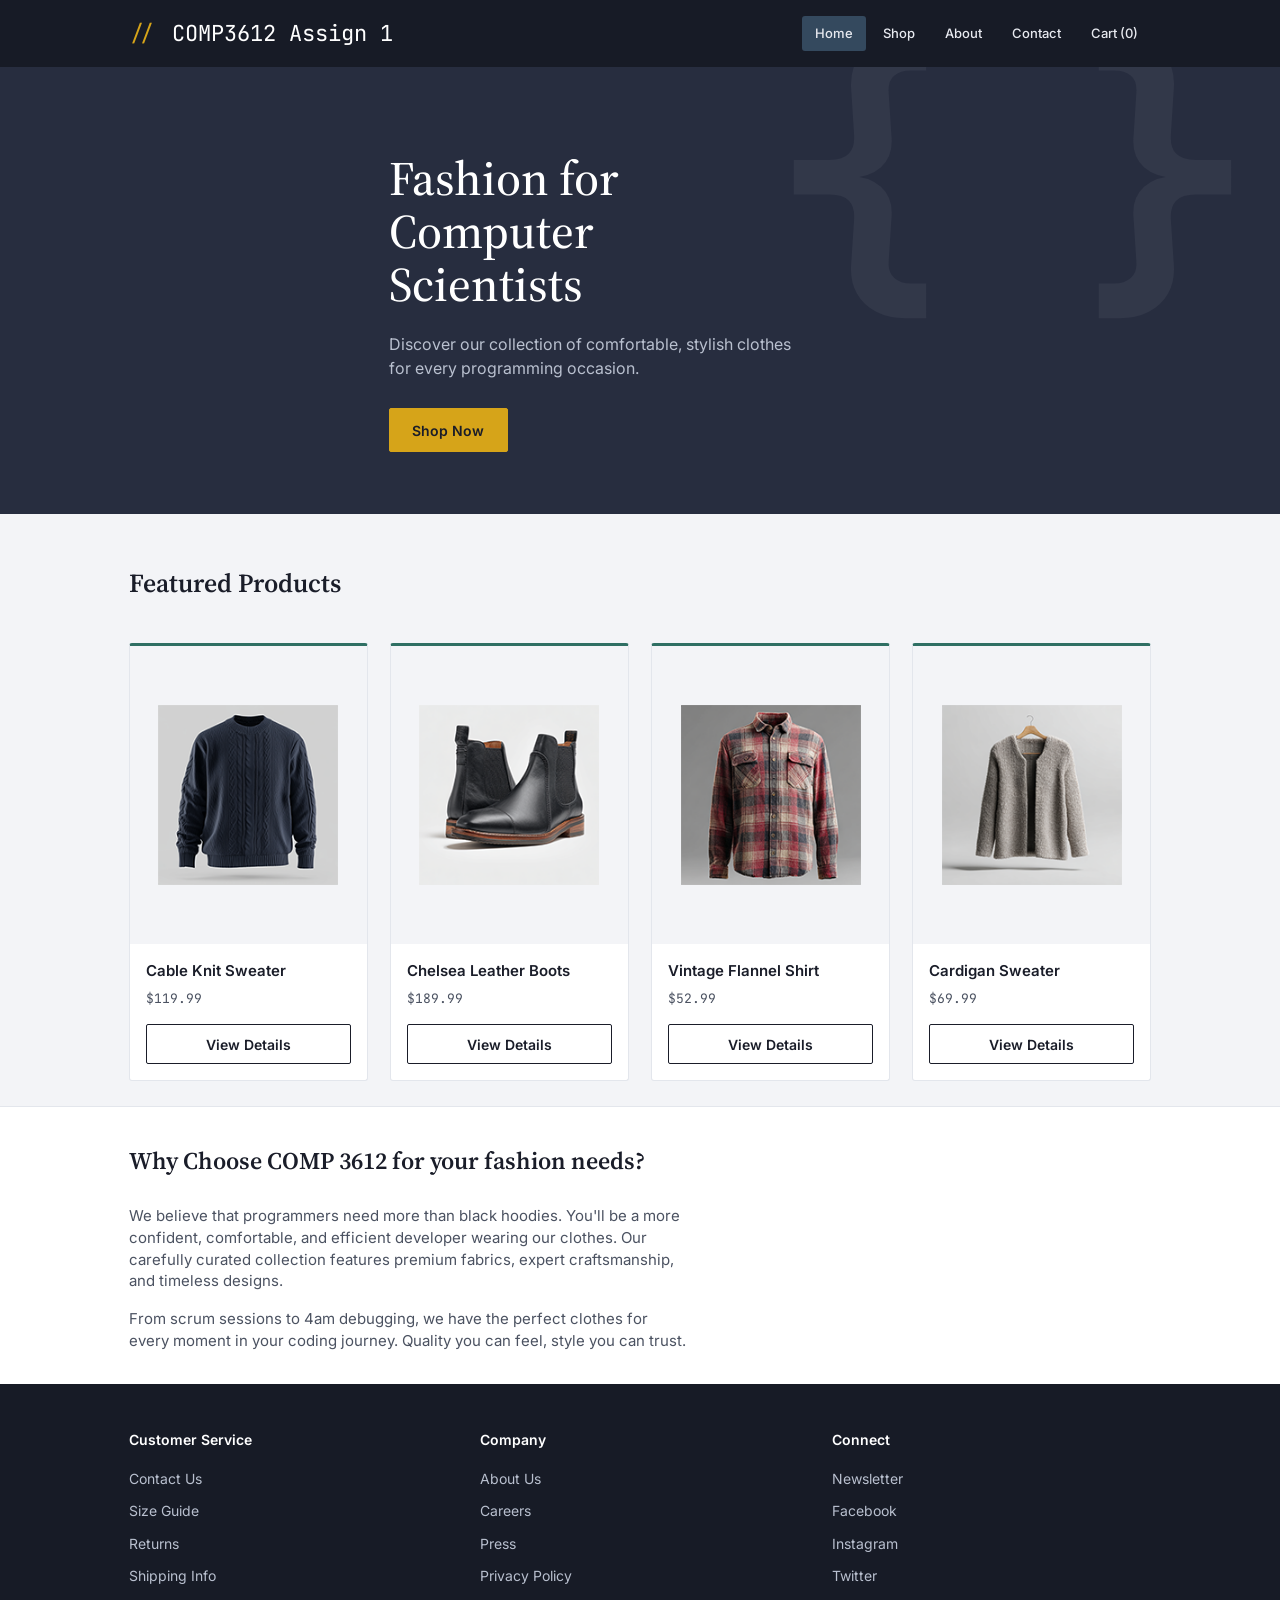
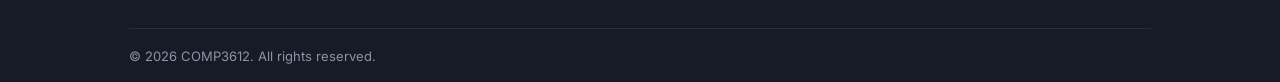
<file: index.html>
<!-- Author: Cameron Goit (cgoit092@mtroyal.ca)-->
 
<!DOCTYPE html>
<html lang="en">
    <head>
        <meta charset="utf-8">
        <meta name="viewport" content="width=device-width, initial-scale=1">
        <title>Home | COMP3612 Assign 1</title>
        <link rel="preconnect" href="https://fonts.googleapis.com">
        <link rel="preconnect" href="https://fonts.gstatic.com" crossorigin>
        <link href="https://fonts.googleapis.com/css2?family=Inter:wght@400;500;600&family=JetBrains+Mono:wght@400;500&family=Source+Serif+4:wght@500;600&display=swap" rel="stylesheet">
        <link rel="stylesheet" href="css/styles.css">
    </head>
    <body>

        <!-- Site Header -->
         <header class="site-header">
            <div class="container header-inner">
                <a href="index.html" class="logo"><span>//</span> COMP3612 Assign 1</a>
                <nav>
                    <ul>
                        <li><a href="index.html" class="active">Home</a></li>
                        <li><a href="#">Shop</a></li>
                        <li><a href="about.html">About</a></li>
                        <li><a href="#">Contact</a></li>
                        <li><a href="#">Cart (0)</a></li>
                    </ul>
                </nav>
            </div>
         </header>

         <!-- Home Page -->
         <main>
             <!-- Hero/Banner -->
            <section class="hero">
                <div class="container hero-content">
                    <h1>Fashion for Computer Scientists</h1>
                    <p>Discover our collection of comfortable, stylish clothes for every programming occasion.</p>
                    <a href="#" class="btn btn-gold">Shop Now</a>
                </div>
            </section>

            <!-- Featured Products -->
             <section class="featured">
                <div class="container">
                    <h2>Featured Products</h2>
                    <div class="product-grid">
                        <article class="product-card">
                            <figure>
                                <img src="images/003-small-front.png" alt="Navy cable knit sweater">
                            </figure>
                            <div class="product-info">
                                <h3>Cable Knit Sweater</h3>
                                <p class="price">$119.99</p>
                                <a href="product.html" class="btn btn-outline">View Details</a>
                            </div>
                        </article>

                        <article class="product-card">
                            <figure>
                                <img src="images/008-small-front.png" alt="Black Chelsea leather boots">
                            </figure>
                            <div class="product-info">
                                <h3>Chelsea Leather Boots</h3>
                                <p class="price">$189.99</p>
                                <a href="#" class="btn btn-outline">View Details</a>
                            </div>
                        </article>

                        <article class="product-card">
                            <figure>
                                <img src="images/011-small-front.png" alt="Red plaid flannel shirt">
                            </figure>
                            <div class="product-info">
                                <h3>Vintage Flannel Shirt</h3>
                                <p class="price">$52.99</p>
                                <a href="#" class="btn btn-outline">View Details</a>
                            </div>
                        </article>

                        <article class="product-card">
                            <figure>
                                <img src="images/009-small-front.png" alt="Grey knit cardigan on a hanger">
                            </figure>
                            <div class="product-info">
                                <h3>Cardigan Sweater</h3>
                                <p class="price">$69.99</p>
                                <a href="#" class="btn btn-outline">View Details</a>
                            </div>
                        </article>
                    </div>
                </div>
             </section>

             <!-- Why Choose... section -->
              <section class="why">
                <div class="container">
                    <h2>Why Choose COMP 3612 for your fashion needs?</h2>
                    <p>We believe that programmers need more than black hoodies. You'll be a more confident, comfortable, and efficient developer wearing our clothes. Our carefully curated collection features premium fabrics, expert craftsmanship, and timeless designs.</p>
                    <p>From scrum sessions to 4am debugging, we have the perfect clothes for every moment in your coding journey. Quality you can feel, style you can trust.</p>
                </div>
              </section>

         </main>

         <!-- Site Footer -->
         <footer class="site-footer">
            <div class="container">
                <div class="footer-columns">
                    <nav aria-label="Customer service">
                        <h3>Customer Service</h3>
                        <ul>
                            <li><a href="#">Contact Us</a></li>
                            <li><a href="#">Size Guide</a></li>
                            <li><a href="#">Returns</a></li>
                            <li><a href="#">Shipping Info</a></li>
                        </ul>
                    </nav>
                    <nav aria-label="Company">
                        <h3>Company</h3>
                        <ul>
                            <li><a href="about.html">About Us</a></li>
                            <li><a href="#">Careers</a></li>
                            <li><a href="#">Press</a></li>
                            <li><a href="#">Privacy Policy</a></li>
                        </ul>
                    </nav>
                    <nav aria-label="Connect">
                        <h3>Connect</h3>
                        <ul>
                            <li><a href="#">Newsletter</a></li>
                            <li><a href="#">Facebook</a></li>
                            <li><a href="#">Instagram</a></li>
                            <li><a href="#">Twitter</a></li>
                        </ul>
                    </nav>
                </div>
                <p class="copyright">&copy; 2026 COMP3612. All rights reserved.</p>
            </div>
         </footer>
         
    </body>
</html>
</file>
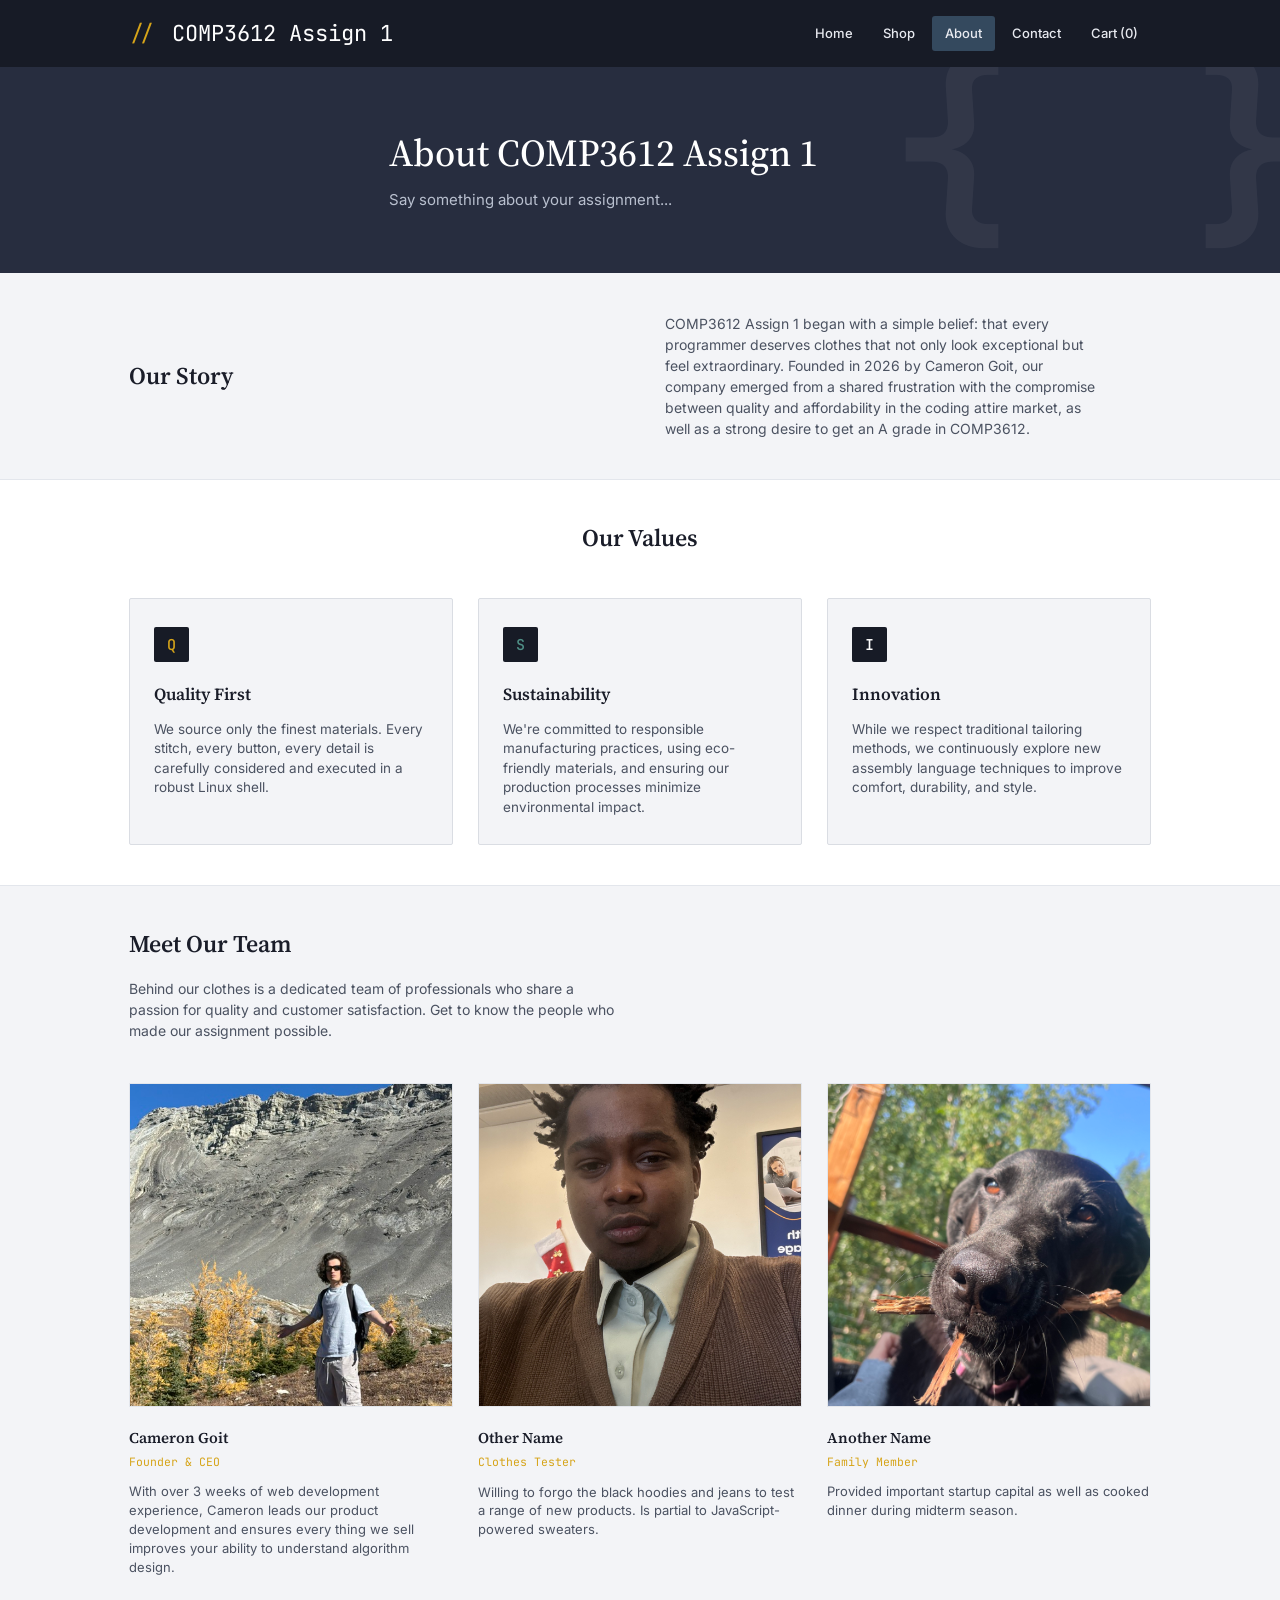
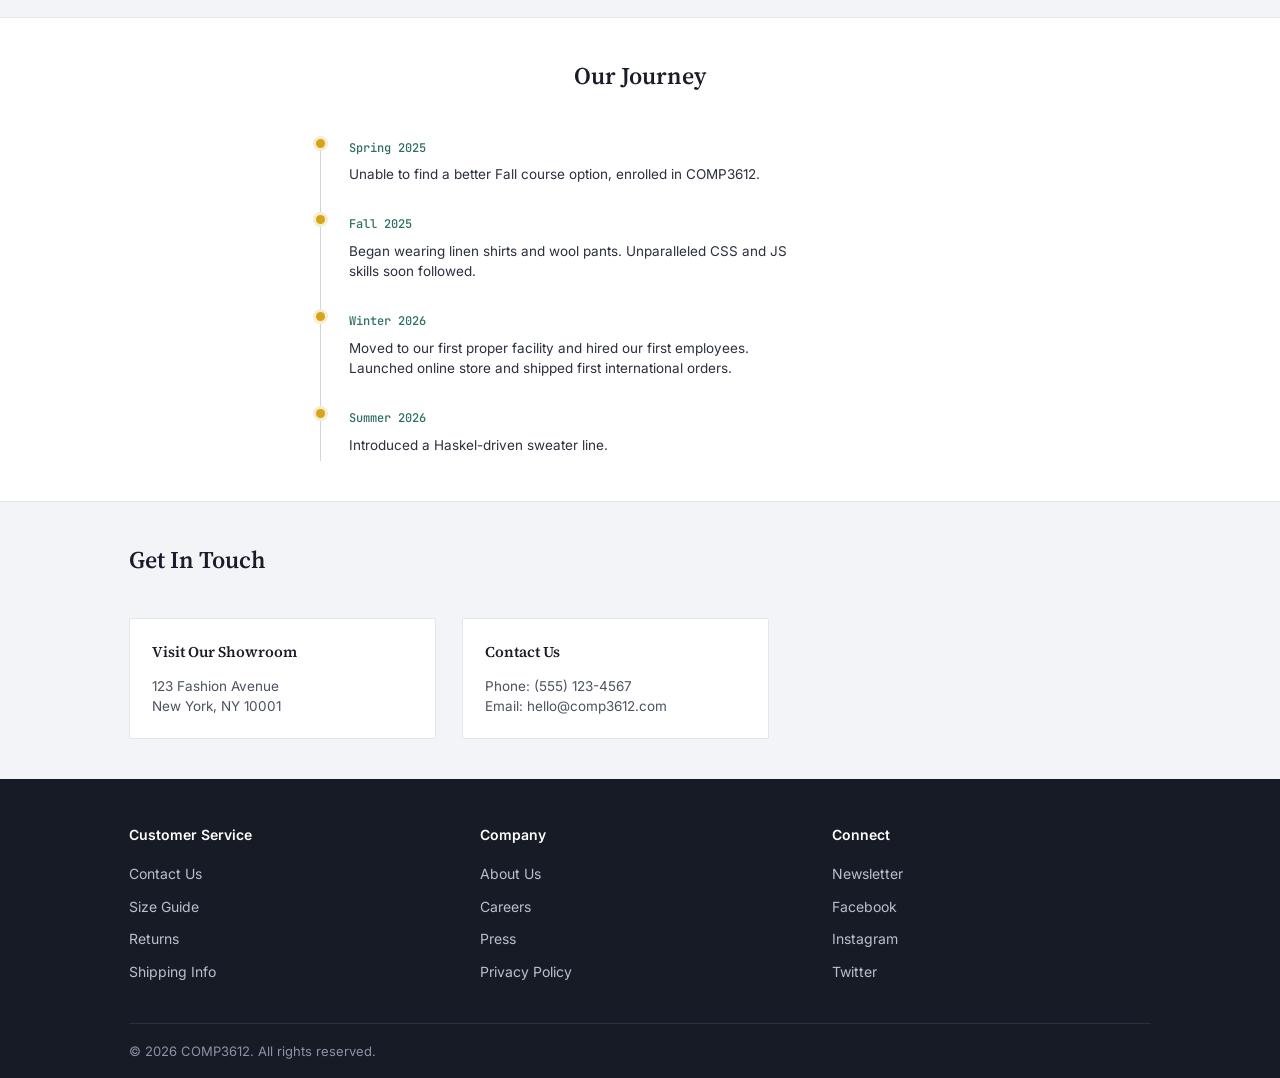
<file: about.html>
<!-- Author: Cameron Goit (cgoit092@mtroyal.ca)-->

<!DOCTYPE html>
<html lang="en">
    <head>
        <meta charset="utf-8">
        <meta name="viewport" content="width=device-width, initial-scale=1">
        <title>About | COMP3612 Assign 1</title>
        <link rel="preconnect" href="https://fonts.googleapis.com">
        <link rel="preconnect" href="https://fonts.gstatic.com" crossorigin>
        <link href="https://fonts.googleapis.com/css2?family=Inter:wght@400;500;600&family=JetBrains+Mono:wght@400;500&family=Source+Serif+4:wght@500;600&display=swap" rel="stylesheet">
        <link rel="stylesheet" href="css/styles.css">
    </head>

    <body>

        <!-- Header -->
         <header class="site-header">
            <div class="container header-inner">
                <a href="index.html" class="logo"><span>//</span> COMP3612 Assign 1</a>
                <nav>
                    <ul>
                        <li><a href="index.html">Home</a></li>
                        <li><a href="#">Shop</a></li>
                        <li><a href="about.html" class ="active">About</a></li>
                        <li><a href="#">Contact</a></li>
                        <li><a href="#">Cart (0)</a></li>
                    </ul>
                </nav>
            </div>
         </header>

         <main>

            <!-- Hero/Banner -->
            <section class="hero hero-small">
                <div class="container hero-content">
                    <h1>About COMP3612 Assign 1</h1>
                    <p>Say something about your assignment...</p>
                </div>
            </section>

            <!-- Our Story -->
            <section class="story">
                <div class="container story-grid">
                    <h2>Our Story</h2>
                    <p>COMP3612 Assign 1 began with a simple belief: that every programmer deserves clothes that not only look exceptional but feel extraordinary. Founded in 2026 by Cameron Goit, our company emerged from a shared frustration with the compromise between quality and affordability in the coding attire market, as well as a strong desire to get an A grade in COMP3612.</p>
                </div>
            </section>

            <!-- Our Values -->
            <section class="values">
                <div class="container">
                    <h2>Our Values</h2>
                    <div class="card-grid">
                        <article class="value-card">
                            <span class="value-icon icon-gold" aria-hidden="true">Q</span>
                            <h3>Quality First</h3>
                            <p>We source only the finest materials. Every stitch, every button, every detail is carefully considered and executed in a robust Linux shell.</p>
                        </article>
                        <article class="value-card">
                            <span class="value-icon icon-teal" aria-hidden="true">S</span>
                            <h3>Sustainability</h3>
                            <p>We're committed to responsible manufacturing practices, using eco-friendly materials, and ensuring our production processes minimize environmental impact.</p>
                        </article>
                        <article class="value-card">
                            <span class="value-icon icon-white" aria-hidden="true">I</span>
                            <h3>Innovation</h3>
                            <p>While we respect traditional tailoring methods, we continuously explore new assembly language techniques to improve comfort, durability, and style.</p>
                        </article>
                    </div>
                </div>
             </section>

            <!-- Meet our team -->
             <section class="team">
                <div class="container">
                    <h2>Meet Our Team</h2>
                    <p class="intro">Behind our clothes is a dedicated team of professionals who share a passion for quality and customer satisfaction. Get to know the people who made our assignment possible.</p>
                    <div class="card-grid">
                        <article class="team-member">
                            <figure>
                                <img src="images/team-1.jpeg" alt="Photo of Cameron Goit">
                            </figure>
                            <h3>Cameron Goit</h3>
                            <p class="role">Founder &amp; CEO</p>
                            <p>With over 3 weeks of web development experience, Cameron leads our product development and ensures every thing we sell improves your ability to understand algorithm design.</p>
                        </article>
                        <article class="team-member">
                            <figure>
                                <img src="images/team-2.jpeg" alt="Photo of Other">
                            </figure>
                            <h3>Other Name</h3>
                            <p class="role">Clothes Tester</p>
                            <p>Willing to forgo the black hoodies and jeans to test a range of new products. Is partial to JavaScript-powered sweaters.</p>
                        </article>
                        <article class="team-member">
                            <figure>
                                <img src="images/team-3.jpeg" alt="Photo of Another">
                            </figure>
                            <h3>Another Name</h3>
                            <p class="role">Family Member</p>
                            <p>Provided important startup capital as well as cooked dinner during midterm season.</p>
                        </article>
                    </div>
                </div>
             </section>

            <!-- Our Journey -->
            <section class="journey">
                <div class="container">
                    <h2>Our Journey</h2>
                    <ol class="timeline">
                        <li>
                            <time datetime="2025-03">Spring 2025</time>
                            <p>Unable to find a better Fall course option, enrolled in COMP3612.</p>
                        </li>
                        <li>
                            <time datetime="2025-09">Fall 2025</time>
                            <p>Began wearing linen shirts and wool pants. Unparalleled CSS and JS skills soon followed.</p>
                        </li>
                        <li>
                            <time datetime="2026-01">Winter 2026</time>
                            <p>Moved to our first proper facility and hired our first employees. Launched online store and shipped first international orders.</p>
                        </li>
                        <li>
                            <time datetime="2026-06">Summer 2026</time>
                            <p>Introduced a Haskel-driven sweater line.</p>
                        </li>
                    </ol>
                </div>
            </section>

            <!-- Get In Touch -->
            <section class="contact">
                <div class="container">
                    <h2>Get In Touch</h2>
                    <div class="contact-grid">
                        <article class="contact-card">
                            <h3>Visit Our Showroom</h3>
                            <address>
                                123 Fashion Avenue<br>
                                New York, NY 10001
                            </address>
                        </article>
                        <article class="contact-card">
                            <h3>Contact Us</h3>
                            <address>
                                Phone: <a href="tel:+15551234567">(555) 123-4567</a><br>
                                Email: <a href="mailto:hello@comp3612.com">hello@comp3612.com</a>
                            </address>
                        </article>
                    </div>
                </div>
            </section>

         </main>

        <!-- Footer -->
        <footer class="site-footer">
            <div class="container">
                <div class="footer-columns">
                    <nav aria-label="Customer service">
                        <h3>Customer Service</h3>
                        <ul>
                            <li><a href="#">Contact Us</a></li>
                            <li><a href="#">Size Guide</a></li>
                            <li><a href="#">Returns</a></li>
                            <li><a href="#">Shipping Info</a></li>
                        </ul>
                    </nav>
                    <nav aria-label="Company">
                        <h3>Company</h3>
                        <ul>
                            <li><a href="about.html">About Us</a></li>
                            <li><a href="#">Careers</a></li>
                            <li><a href="#">Press</a></li>
                            <li><a href="#">Privacy Policy</a></li>
                        </ul>
                    </nav>
                    <nav aria-label="Connect">
                        <h3>Connect</h3>
                        <ul>
                            <li><a href="#">Newsletter</a></li>
                            <li><a href="#">Facebook</a></li>
                            <li><a href="#">Instagram</a></li>
                            <li><a href="#">Twitter</a></li>
                        </ul>
                    </nav>
                </div>
                <p class="copyright">&copy; 2026 COMP3612. All rights reserved.</p>
            </div>
        </footer>
    </body>
</html>
</file>
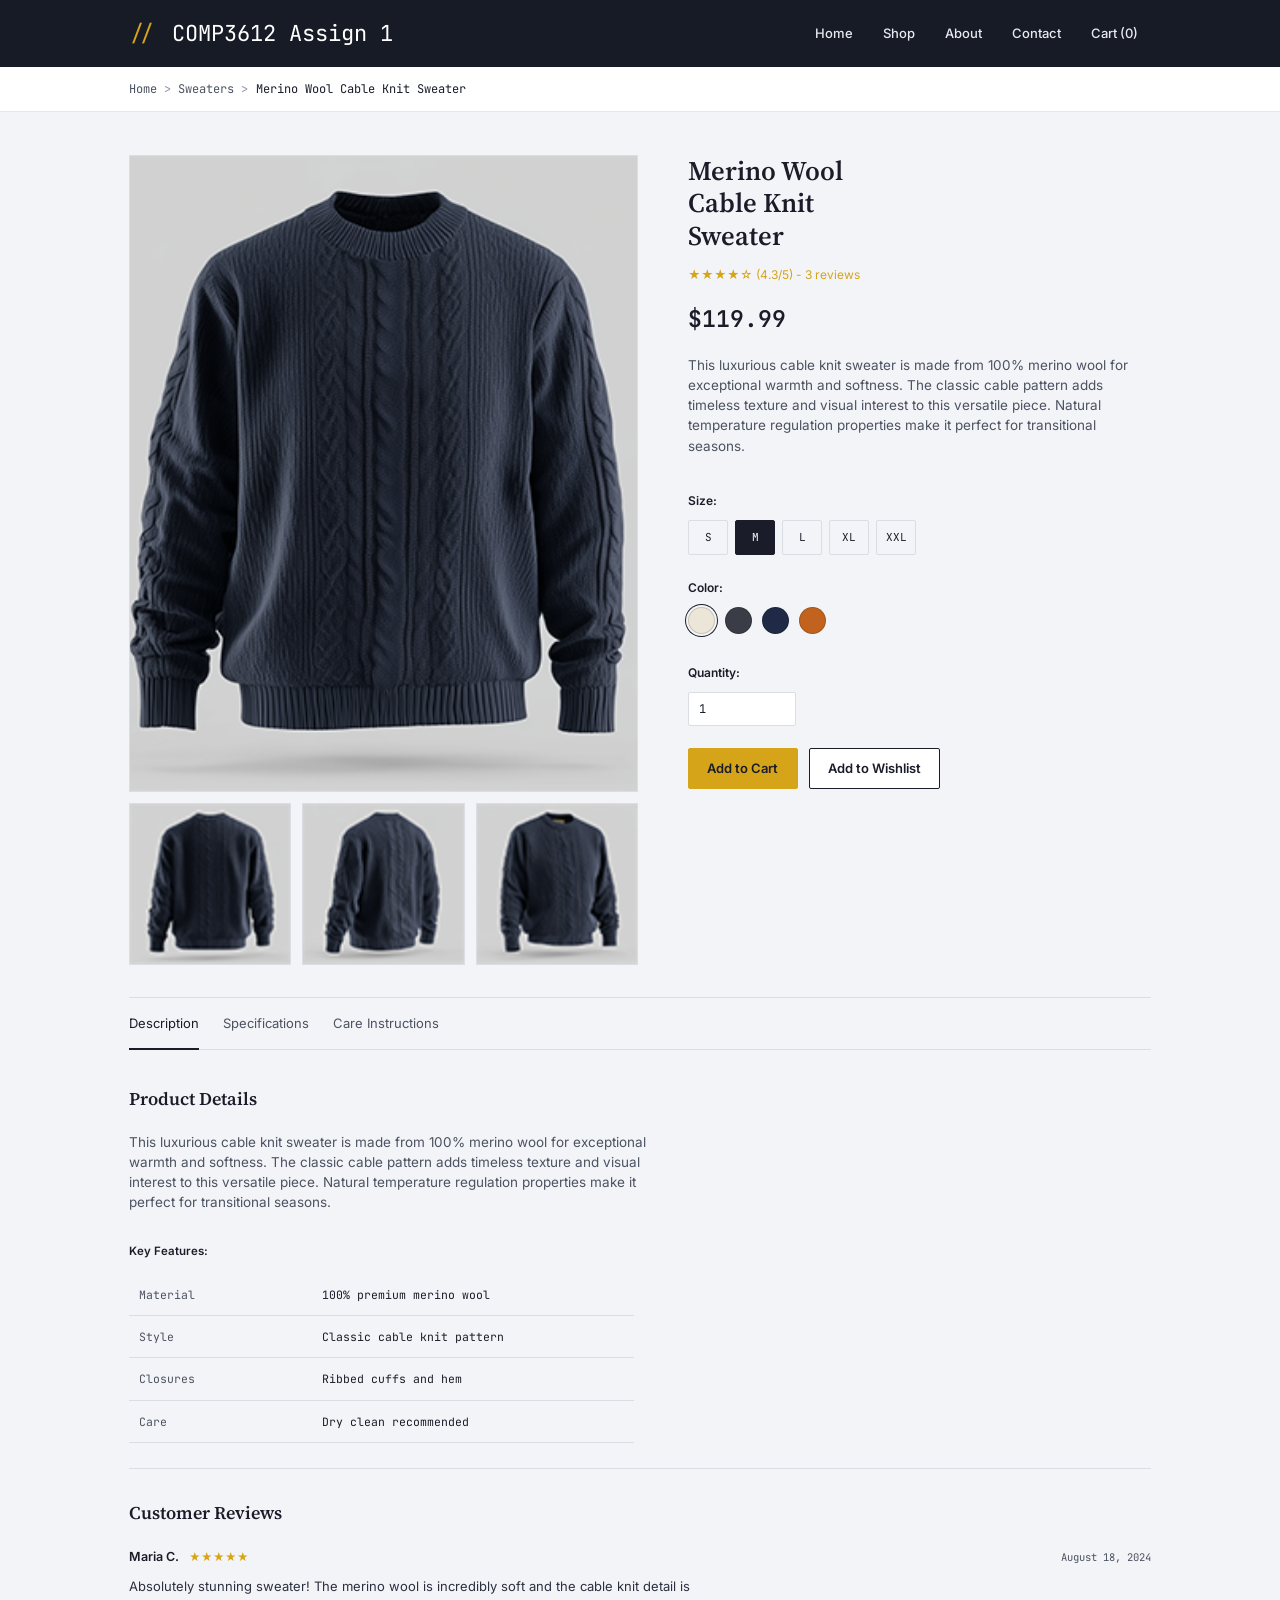
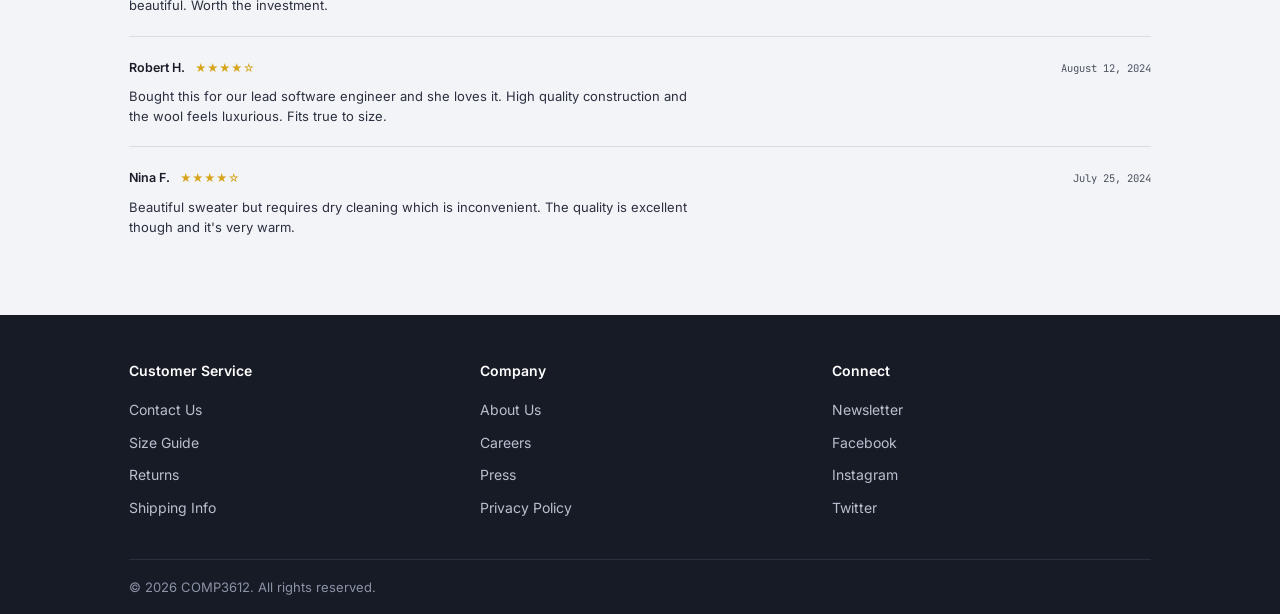
<file: product.html>
<!-- Author: Cameron Goit (cgoit092@mtroyal.ca) -->
<!DOCTYPE html>
<html lang="en">
    <head>
        <meta charset="utf-8">
        <meta name="viewport" content="width=device-width, initial-scale=1">
        <title>Merino Wool Cable Knit Sweater | COMP3612 Assign 1</title>
        <link rel="preconnect" href="https://fonts.googleapis.com">
        <link rel="preconnect" href="https://fonts.gstatic.com" crossorigin>
        <link href="https://fonts.googleapis.com/css2?family=Inter:wght@400;500;600&family=JetBrains+Mono:wght@400;500;600&family=Source+Serif+4:wght@500;600&display=swap" rel="stylesheet">
        <link rel="stylesheet" href="css/styles.css">
    </head>

    <body>
        <!-- Site Header -->
        <header class="site-header">
            <div class="container header-inner">
                <a href="index.html" class="logo"><span>//</span> COMP3612 Assign 1</a>
                <nav>
                    <ul>
                        <li><a href="index.html">Home</a></li>
                        <li><a href="#">Shop</a></li>
                        <li><a href="about.html">About</a></li>
                        <li><a href="#">Contact</a></li>
                        <li><a href="#">Cart (0)</a></li>
                    </ul>
                </nav>
            </div>
        </header>

        <!-- Path -->
        <nav class="sitepath" aria-label="Sitepath">
            <ol class="container">
                <li><a href="index.html">Home</a></li>
                <li><a href="#">Sweaters</a></li>
                <li aria-current="page">Merino Wool Cable Knit Sweater</li>
            </ol>
        </nav>

        <main class="product-page">
            <div class="container">

                <!-- Top Section -->
                <section class="product-top">
                    <div class="product-gallery">
                        <figure class="main-image">
                            <img src="images/003-medium-front.png" alt="Navy merino wool cable knit sweater, front view">
                        </figure>
                        <div class="thumbnails">
                            <figure><img src="images/003-thumb-back.png" alt="Back view"></figure>
                            <figure><img src="images/003-thumb-back-angle.png" alt="Back angled view"></figure>
                            <figure><img src="images/003-thumb-front-angle.png" alt="Front angles view"></figure>
                        </div>
                    </div>

                    <div class="product-summary">
                        <h1>Merino Wool Cable Knit Sweater</h1>
                        <p class="rating"><span aria-hidden="true">&#9733;&#9733;&#9733;&#9733;&#9734;</span> (4.3/5) - 3 reviews</p>
                        <p class="product-price">$119.99</p>
                        <p>This luxurious cable knit sweater is made from 100% merino wool for exceptional warmth and softness. The classic cable pattern adds timeless texture and visual interest to this versatile piece. Natural temperature regulation properties make it perfect for transitional seasons.</p>

                        <form action="https://www.randyconnolly.com/tests/process.php" method="post">
                            <input type="hidden" name="productId" value="3">

                            <!-- Sizes -->
                            <fieldset class="options">
                                <legend>Size:</legend>

                                <input type="radio" name="size" value="S" id="size-s">
                                <label for="size-s">S</label>

                                <input type="radio" name="size" value="M" id="size-m" checked>
                                <label for="size-m">M</label>

                                <input type="radio" name="size" value="L" id="size-l">
                                <label for="size-l">L</label>

                                <input type="radio" name="size" value="XL" id="size-xl">
                                <label for="size-xl">XL</label>

                                <input type="radio" name="size" value="XXL" id="size-xxl">
                                <label for="size-xxl">XXL</label>
                            </fieldset>

                            <!-- Colours -->
                            <fieldset class="options swatches">
                                <legend>Color:</legend>

                                <input type="radio" name="color" value="Cream" id="color-cream" checked>
                                <label for="color-cream" class="swatch-cream" title="Cream"><span>Cream</span></label>

                                <input type="radio" name="color" value="Charcoal" id="color-charcoal">
                                <label for="color-charcoal" class="swatch-charcoal" title="Charcoal"><span>Charcoal</span></label>

                                <input type="radio" name="color" value="Navy" id="color-navy">
                                <label for="color-navy" class="swatch-navy" title="Navy"><span>Navy</span></label>

                                <input type="radio" name="color" value="Burgundy" id="color-burgundy">
                                <label for="color-burgundy" class="swatch-burgundy" title="Burgundy"><span>Burgundy</span></label>
                            </fieldset>

                            <!-- Quantity -->
                            <label for="quantity" class="field-label">Quantity:</label>
                            <input type="number" name="quantity" id="quantity" value="1" min="1" max="10">

                            <!-- Add to Cart / Add to Wishlist -->
                            <div class="form-buttons">
                                <button type="submit" class="btn btn-gold">Add to Cart</button>
                                <button type="button" class="btn btn-outline">Add to Wishlist</button>
                            </div>
                        </form>
                    </div>
                </section>

                <!-- Details Section -->
                <section class="product-details">
                    <nav class="tabs" aria-label="Product information">
                        <a href="#details" class="active">Description</a>
                        <a href="#">Specifications</a>
                        <a href="#">Care Instructions</a>
                    </nav>

                    <h2 id="details">Product Details</h2>
                    <p>This luxurious cable knit sweater is made from 100% merino wool for exceptional warmth and softness. The classic cable pattern adds timeless texture and visual interest to this versatile piece. Natural temperature regulation properties make it perfect for transitional seasons.</p>

                    <h3>Key Features:</h3>
                    <table class="features">
                        <tr><th scope="row">Material</th><td>100% premium merino wool</td></tr>
                        <tr><th scope="row">Style</th><td>Classic cable knit pattern</td></tr>
                        <tr><th scope="row">Closures</th><td>Ribbed cuffs and hem</td></tr>
                        <tr><th scope="row">Care</th><td>Dry clean recommended</td></tr>
                    </table>
                </section>

                <!-- Customer Reviews -->
                <section class="reviews">
                    <h2>Customer Reviews</h2>

                    <article class="review">
                        <header>
                            <h3>Maria C.</h3>
                            <span class="stars" aria-label="5 out of 5 stars">&#9733;&#9733;&#9733;&#9733;&#9733;</span>
                            <time datetime="2024-08-18">August 18, 2024</time>
                        </header>
                        <p>Absolutely stunning sweater! The merino wool is incredibly soft and the cable knit detail is beautiful. Worth the investment.</p>
                    </article>

                    <article class="review">
                        <header>
                            <h3>Robert H.</h3>
                            <span class="stars" aria-label="4 out of 5 stars">&#9733;&#9733;&#9733;&#9733;&#9734;</span>
                            <time datetime="2024-08-12">August 12, 2024</time>
                        </header>
                        <p>Bought this for our lead software engineer and she loves it. High quality construction and the wool feels luxurious. Fits true to size.</p>
                    </article>

                    <article class="review">
                        <header>
                            <h3>Nina F.</h3>
                            <span class="stars" aria-label="4 out of 5 stars">&#9733;&#9733;&#9733;&#9733;&#9734;</span>
                            <time datetime="2024-07-25">July 25, 2024</time>
                        </header>
                        <p>Beautiful sweater but requires dry cleaning which is inconvenient. The quality is excellent though and it's very warm.</p>
                    </article>
                </section>
            </div>
        </main>

        <!-- Footer -->
         <footer class="site-footer">
            <div class="container">
                <div class="footer-columns">
                    <nav aria-label="Customer service">
                        <h3>Customer Service</h3>
                        <ul>
                            <li><a href="#">Contact Us</a></li>
                            <li><a href="#">Size Guide</a></li>
                            <li><a href="#">Returns</a></li>
                            <li><a href="#">Shipping Info</a></li>
                        </ul>
                    </nav>
                    <nav aria-label="Company">
                        <h3>Company</h3>
                        <ul>
                            <li><a href="about.html">About Us</a></li>
                            <li><a href="#">Careers</a></li>
                            <li><a href="#">Press</a></li>
                            <li><a href="#">Privacy Policy</a></li>
                        </ul>
                    </nav>
                    <nav aria-label="Connect">
                        <h3>Connect</h3>
                        <ul>
                            <li><a href="#">Newsletter</a></li>
                            <li><a href="#">Facebook</a></li>
                            <li><a href="#">Instagram</a></li>
                            <li><a href="#">Twitter</a></li>
                        </ul>
                    </nav>
                </div>
                <p class="copyright">&copy; 2026 COMP3612. All rights reserved.</p>
            </div>
         </footer>
    </body>
</html>
</file>
<file: css/styles.css>
/* I used an AI agent to get the right colors for all the pages */
/* I used a prompt asking: Can you give me the CSS styling values for the colors on these pages and recommendations on how to organize them (and I attached the given images of what the pages should look like) */
/* I also used it to get more accurate pixel measurments throughout */

/* I had already done a full directed reading project where I designed a website so I also used many of the CSS stylings from that project as references for these */

/* Design Tokens */
:root {
    --navy-900: #171b26; /*header/footer */
    --navy-800: #272d3f; /* hero/banner background */
    --slate: #34495e;    /* link active */
    --gold: #d6a419;     /* hover */
    --teal: #2f6f63;     /* product card */
    --gray-50: #f3f4f7;  /* light section background */
    --gray-200: #e3e6ec; /* borders */
    --gray-600: #4b5261; /* body text */
    --gray-400: #8b93a7; /* muted text */
    --ink: #1a1d29;      /* heading */

    --font-sans: "Inter", "Segoe UI", Arial, sans-serif;
    --font-serif: "Source Serif 4", Georgia, "Times New Roman", serif;
    --font-mono: "JetBrains Mono", Consolas, "Courier New", monospace;
}

/* Base */
*,
*::before,
*::after {
    box-sizing: border-box;
}

body {
    margin: 0;
    font-family: var(--font-sans);
    font-size: 15px;
    line-height: 1.5;
    color: var(--gray-600);
    background-color: #ffffff;
}

h1, h2, h3 {
    font-family: var(--font-serif);
    font-weight: 600;
    color: var(--ink);
    margin: 0;
}

img {
    max-width: 100%;
    display: block;
}

figure {
    margin: 0;
}

/* Centres page content and keeps it from getting too wide */
.container {
    max-width: 1080px;
    margin: 0 auto;
    padding: 0 1.8rem;
}


/* Buttons */
.btn {
    display: inline-block;
    font-family: var(--font-sans);
    font-size: 14px;
    font-weight: 600;
    text-decoration: none;
    text-align: center;
    padding: 0.75em 1.6em;
    border-radius: 2px;
    cursor: pointer;
    transition: background-color 0.2s, color 0.2s;
}

.btn-gold {
    background-color: var(--gold);
    color: var(--ink);
    border: 1px solid var(--gold);
}

.btn-gold:hover {
    background-color: #e8b82a;
}

.btn-outline {
    background-color: #ffffff;
    color: var(--ink);
    border: 1px solid var(--ink);
}

/* Header */
.site-header {
    background-color: var(--navy-900);
}

.header-inner {
    display: flex;
    justify-content: space-between;
    align-items: center;
    height: 67px;
}

.logo {
    font-family: var(--font-mono);
    font-size: 22px;
    color: #ffffff;
    text-decoration: none;
    white-space: nowrap;
}

.logo span {
    color: var(--gold);
    margin-right: 0.2em;
}

.site-header ul {
    list-style: none;
    display: flex;
    gap: 4px;
    margin: 0;
    padding: 0;
}

.site-header nav a {
    display: block;
    font-size: 13px;
    font-weight: 500;
    color: #e8eaf0;
    text-decoration: none;
    padding: 8px 13px;
    border-radius: 3px;
    transition: color 0.2s;
}

.site-header nav a:hover {
    color: var(--gold);
}

.site-header nav a.active {
    background-color: var(--slate);
}

/* Footer */
.site-footer {
    background-color: var(--navy-900);
    padding: 45px 0 16px;
}

.footer-columns {
    display: grid;
    grid-template-columns: repeat(3, 1fr);
    gap: 2rem;
}

.site-footer h3 {
    font-family: var(--font-sans);
    font-size: 14px;
    color: #ffffff;
    margin-bottom: 18px;
}

.site-footer ul {
    list-style: none;
    margin: 0;
    padding: 0;
}

.site-footer li {
    margin-bottom: 10px;
}

.site-footer a {
    font-size: 14px;
    color: #b9c0cf;
    text-decoration: none;
    transition: color 0.2s;
}

.site-footer a:hover {
    color: var(--gold);
}

.copyright {
    font-size: 13px;
    color: var(--gray-400);
    border-top: 1px solid #2a3040;
    margin: 30px 0 0;
    padding-top: 18px;
}

/* Home Page */

/* Hero/Banner */
.hero {
    position: relative;
    overflow: hidden;
    background-color: var(--navy-800);
    padding: 85px 0 62px;
}

.hero::before,
.hero::after {
    position: absolute;
    top: -40px;
    font-family: var(--font-mono);
    font-size: 300px;
    font-weight: 700;
    line-height: 1;
    color: rgba(255, 255, 255, 0.05);
    pointer-events: none;
}

.hero::before {
    content: "{";
    right: 330px;
}

.hero::after {
    content: "}";
    right: 25px;
}

.hero-content {
    position: relative;
    z-index: 1;
    max-width: 560px;
}

.hero h1 {
    font-size: 48px;
    font-weight: 500;
    line-height: 1.1;
    color: #ffffff;
    max-width: 7em;
}

.hero p {
    font-size: 16px;
    color: #b9c0cf;
    max-width: 420px;
    margin: 22px 0 28px;
}

/* Featured */
.featured {
    background-color: var(--gray-50);
    padding: 50px 0 25px;
    border-bottom: 1px solid var(--gray-200);
}

.featured h2 {
    font-size: 26px;
    margin-bottom: 40px;
}

.product-grid {
    display: grid;
    grid-template-columns: repeat(4, 1fr);
    gap: 22px;
}

.product-card {
    background-color: #ffffff;
    border: 1px solid var(--gray-200);
    border-top: 3px solid var(--teal);
    border-radius: 3px;
    overflow: hidden;
    transition: transform 0.2s, border-color 0.2s;
}

.product-card figure {
    background-color: var(--gray-50);
    height: 298px;
    display: flex;
    justify-content: center;
    align-items: center;
}

.product-card img {
    width: 180px;
}

.product-info {
    padding: 16px 16px 16px;
}

.product-info h3 {
    font-family: var(--font-sans);
    font-size: 15px;
    font-weight: 600;
}

.price {
    font-family: var(--font-mono);
    font-size: 13px;
    color: var(--gray-600);
    margin: 6px 0 16px;
}

.product-info .btn {
    display: block;
    padding: 0.6em;
}

.product-card:hover {
    border-color: var(--ink);
    border-top-color: var(--gold);
    transform: translateY(-3px);
}

.product-card:hover .btn-outline {
    background-color: var(--ink);
    color: #ffffff;
}

/* Why choose... */
.why {
    padding: 36px 0 16px;
}

.why h2 {
    font-size: 24px;
    margin-bottom: 26px;
}

.why p {
    max-width: 560px;
    line-height: 1.45;
    margin: 0 0 16px;
}


/* ABOUT PAGE */

.story,
.values,
.team,
.journey,
.contact {
    padding: 40px 0;
    border-bottom: 1px solid var(--gray-200);
}

.story h2,
.values h2,
.team h2,
.journey h2,
.contact h2 {
    font-size: 24px;
}

.story,
.team,
.contact {
    background-color: var(--gray-50);
}

.card-grid {
    display: grid;
    grid-template-columns: repeat(3, 1fr);
    gap: 25px;
    margin-top: 42px;
}

.hero-small {
    padding: 66px 0 62px;
}

.hero-small h1 {
    font-size: 38px;
    max-width: none;
}

.hero-small p {
    font-size: 15px;
    margin: 14px 0 0;
}

.hero-small::before,
.hero-small::after {
    font-size: 210px;
    top: -22px;
}

.hero-small::before {
    right: 265px;
}

.hero-small::after {
    right: -35px;
}

/* Our Story */
.story-grid {
    display: grid;
    grid-template-columns: 1fr 1fr;
    gap: 50px;
    align-items: center;
}

.story p {
    font-size: 14px;
    max-width: 440px;
    margin: 0;
}

/* Our Values */
.values h2,
.journey h2 {
    text-align: center;
}

.value-card {
    background-color: var(--gray-50);
    border: 1px solid #dadde3;
    border-radius: 2px;
    padding: 28px 24px 26px;
}

.value-icon {
    display: flex;
    justify-content: center;
    align-items: center;
    width: 35px;
    height: 35px;
    background-color: var(--navy-900);
    border-radius: 2px;
    font-family: var(--font-mono);
    font-size: 15px;
    font-weight: 500;
}

.icon-gold { color: var(--gold); }
.icon-teal { color: #4f8f86; }
.icon-white { color: #ffffff; }

.value-card h3 {
    font-size: 17px;
    margin: 20px 0 12px;
}

.value-card p {
    font-size: 13.5px;
    line-height: 1.45;
    margin: 0;
}

/* Meet Our Team */
.team .intro {
    font-size: 14px;
    max-width: 490px;
    margin: 16px 0 0;
}

.team-member figure {
    background-color: #ffffff;
    border: 1px solid var(--gray-200);
    aspect-ratio: 1 / 1;
}

.team-member img {
    width: 100%;
    height: 100%;
    object-fit: cover;
}

.team-member h3 {
    font-size: 15px;
    margin: 20px 0 4px;
}

.role {
    font-family: var(--font-mono);
    font-size: 11.5px;
    color: var(--gold);
    margin: 0 0 12px;
}

.team-member p:last-child {
    font-size: 13px;
    line-height: 1.45;
    margin: 0;
}

/* Our Journey */
.timeline {
    list-style: none;
    max-width: 640px;
    margin: 42px auto 0;
    padding: 0;
}

.timeline li {
    position: relative;
    padding: 0 0 28px 28px;
    border-left: 1px solid #d1d5db;
}

.timeline li:last-child {
    padding-bottom: 6px;
}

.timeline li::before {
    content: "";
    position: absolute;
    left: -5px;
    top: 3px;
    width: 9px;
    height: 9px;
    border-radius: 50%;
    background-color: var(--gold);
    box-shadow: 0 0 0 3px #f6ecd0;
}

.timeline time {
    font-family: var(--font-mono);
    font-size: 12px;
    font-weight: 500;
    color: var(--teal);
}

.timeline p {
    font-size: 13.5px;
    max-width: 450px;
    color: #2b3040;
    margin: 6px 0 0;
}

/* Get In Touch */
.contact {
    border-bottom: none;
}

.contact-grid {
    display: grid;
    grid-template-columns: repeat(2, 307px);
    gap: 26px;
    margin-top: 40px;
}

.contact-card {
    background-color: #ffffff;
    border: 1px solid var(--gray-200);
    border-radius: 2px;
    padding: 22px;
}

.contact-card h3 {
    font-size: 15px;
    margin-bottom: 12px;
}

.contact-card address {
    font-style: normal;
    font-size: 13.5px;
}

.contact-card a {
    color: inherit;
    text-decoration: none;
}

.contact-card a:hover {
    color: var(--gold);
}


/*  Product Page */
.sitepath {
    background-color: #ffffff;
    border-bottom: 1px solid var(--gray-200);
}

.sitepath ol {
    list-style: none;
    display: flex;
    flex-wrap: wrap;
    margin: 0 auto;
    padding-top: 13px;
    padding-bottom: 13px;
    font-family: var(--font-mono);
    font-size: 12px;
}

.sitepath li + li::before {
    content: ">";
    margin: 0 0.6em;
    color: var(--gray-400);
}

.sitepath a {
    color: var(--gray-600);
    text-decoration: none;
}

.sitepath a:hover {
    color: var(--gold);
}

.sitepath [aria-current="page"] {
    color: var(--ink);
}

.product-page {
    background-color: var(--gray-50);
    padding: 43px 0 58px;
}

.product-top {
    display: grid;
    grid-template-columns: 1.1fr 1fr;
    gap: 50px;
    align-items: start;
}

.main-image,
.thumbnails figure {
    background-color: #d1d1d1;
    border: 1px solid #dadde3;
    overflow: hidden;
}

.main-image {
    aspect-ratio: 4 / 5;
}

.main-image img,
.thumbnails img {
    width: 100%;
    height: 100%;
    object-fit: cover;
}

.thumbnails {
    display: grid;
    grid-template-columns: repeat(3, 1fr);
    gap: 11px;
    margin-top: 11px;
}

.thumbnails figure {
    aspect-ratio: 1 / 1;
    cursor: pointer;
    transition: border-color 0.2s;
}

.thumbnails figure:hover {
    border-color: var(--gold);
}

.product-summary h1 {
    font-size: 27px;
    line-height: 1.2;
    max-width: 7em;
}

.rating {
    font-size: 12px;
    color: var(--gold);
    margin: 14px 0 0;
}

.product-price {
    font-family: var(--font-mono);
    font-size: 23px;
    font-weight: 600;
    color: var(--ink);
    margin: 18px 0;
}

.product-summary > p:not([class]) {
    font-size: 13.5px;
    margin: 0;
}

/* Form */
.options {
    border: none;
    padding: 0;
    margin: 36px 0 0;
}

.options legend,
.field-label {
    display: block;
    font-size: 12px;
    font-weight: 600;
    color: var(--ink);
    padding: 0;
    margin-bottom: 10px;
}

.options input {
    position: absolute;
    opacity: 0;
    width: 1px;
    height: 1px;
}

.options label {
    display: inline-flex;
    justify-content: center;
    align-items: center;
    min-width: 40px;
    height: 35px;
    padding: 0 8px;
    margin-right: 3px;
    font-family: var(--font-mono);
    font-size: 11px;
    color: var(--ink);
    border: 1px solid #dadde3;
    border-radius: 2px;
    cursor: pointer;
    transition: border-color 0.2s, background-color 0.2s;
}

.options label:hover {
    border-color: var(--gold);
}

.options:not(.swatches) input:checked + label { /* :not(.swatches) keeps the the colour circles from being darkened and "+" focuses on the label after a checked radio*/
    background-color: var(--ink);
    border-color: var(--ink);
    color: #ffffff;
}

.options input:focus-visible + label {
    outline: 2px solid var(--gold);
    outline-offset: 2px;
}

.swatches { /* term used to define colour circles */
    margin-top: 24px
}

.swatches label {
    margin-right: 6px;
    min-width: 0;
    width: 27px;
    height: 27px;
    padding: 0;
    border-radius: 50%;
    border-color: rgba(0, 0, 0, 0.15);
}

.swatches label span { /* Hide the names of the colours */
    position: absolute;
    width: 1px;
    height: 1px;
    overflow: hidden;
    clip-path: inset(50%);
}

.swatch-cream { background-color: #ece6d8; }
.swatch-charcoal { background-color: #3a3d45; }
.swatch-navy { background-color: #1f2b46; }
.swatch-burgundy { background-color: #c1631f; }

.swatches input:checked + label {
    box-shadow: 0 0 0 2px var(--gray-50), 0 0 0 3px var(--ink);
}

.field-label {
    margin-top: 24px;
}

#quantity {
    width: 108px;
    height: 34px;
    padding: 0 10px;
    font-family: var(--font-mono);
    font-size: 12px;
    color: var(--ink);
    background-color: #ffffff;
    border: 1px solid #dadde3;
    border-radius: 2px;
}

.form-buttons {
    display: flex;
    gap: 11px;
    margin-top: 22px;
}

.form-buttons .btn {
    font-size: 13px;
    padding: 0.85em 1.4em;
}

.form-buttons .btn-outline:hover {
    background-color: var(--ink);
    color: #ffffff;
}

/* Details */
.product-details {
    margin-top: 32px;
}

.tabs {
    display: flex;
    gap: 24px;
    border-top: 1px solid #dadde3;
    border-bottom: 1px solid #dadde3;
    margin-bottom: 35px;
}

.tabs a {
    font-size: 13px;
    color: var(--gray-600);
    text-decoration: none;
    padding: 16px 0 14px;
    border-bottom: 2px solid transparent;
    margin-bottom: -1px;
    transition: color 0.2s;
}

.tabs a:hover {
    color: var(--gold);
}

.tabs a.active {
    color: var(--ink);
    border-bottom-color: var(--ink);
}

.product-details h2,
.reviews h2 {
    font-size: 18px;
}

.product-details > p {
    font-size: 13.5px;
    max-width: 520px;
    margin: 20px 0 0;
}

.product-details h3 {
    font-family: var(--font-sans);
    font-size: 11.5px;
    margin: 30px 0 14px;
}

.features {
    width: 100%;
    max-width: 505px;
    border-collapse: collapse;
    font-family: var(--font-mono);
    font-size: 11.5px;
}

.features th,
.features td {
    text-align: left;
    padding: 12px 10px;
    border-bottom: 1px solid #dadde3;
}

.features th {
    width: 183px;
    font-weight: 400;
    color: var(--gray-600);
}

.features td {
    color: var(--ink);
}

/* Reviews */
.reviews {
    border-top: 1px solid #dadde3;
    margin-top: 25px;
    padding-top: 30px;
}

.review {
    padding: 22px 0 20px;
}

.review + .review { /* A line between the reviews, but not above the first one */
    border-top: 1px solid #dadde3;
}

.review header {
    display: flex;
    align-items: baseline;
    gap: 10px;
}

.reviews h3 {
    font-family: var(--font-sans);
    font-size: 12.5px;
}

.stars {
    font-size: 11px;
    color: var(--gold);
}

.review time {
    margin-left: auto;
    font-family: var(--font-mono);
    font-size: 10.5px;
    color: var(--gray-600);
}

.review p {
    font-size: 13px;
    color: #2b3040;
    max-width: 565px;
    margin: 10px 0 0;
}
</file>
